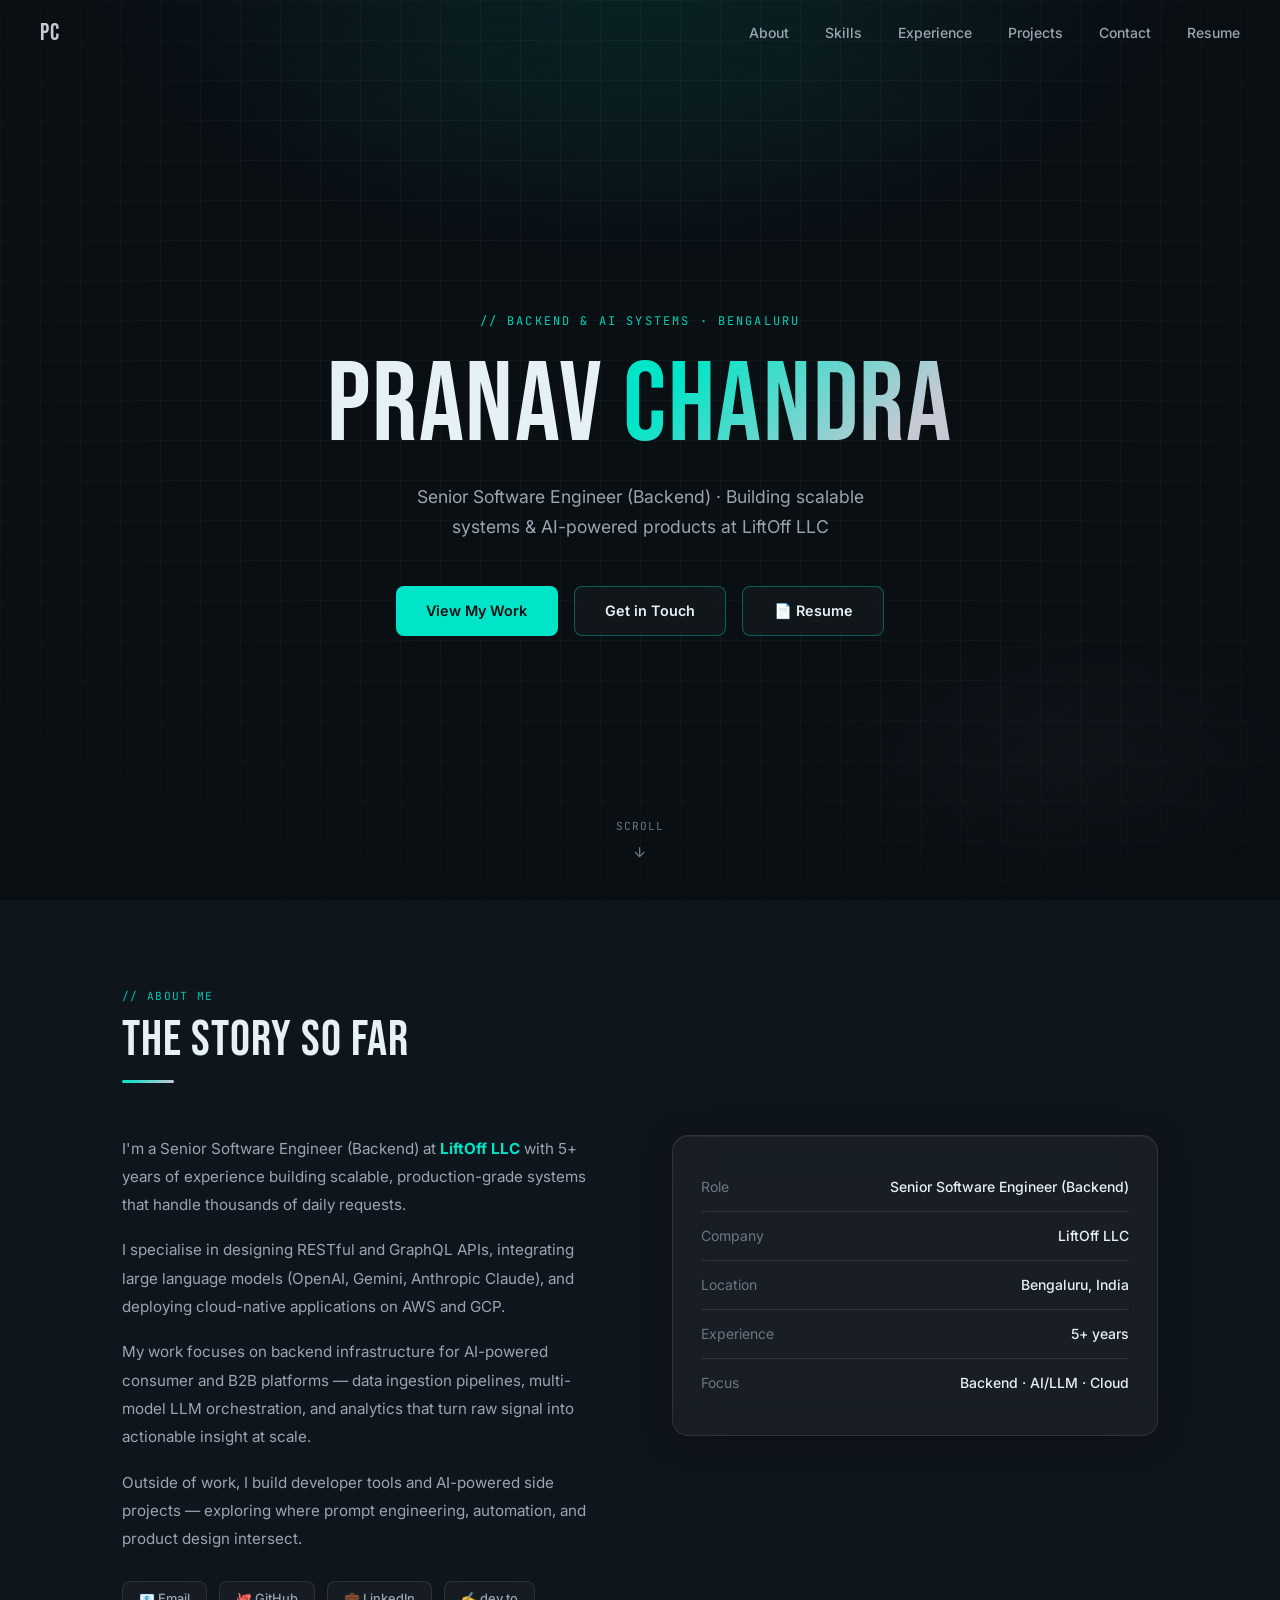
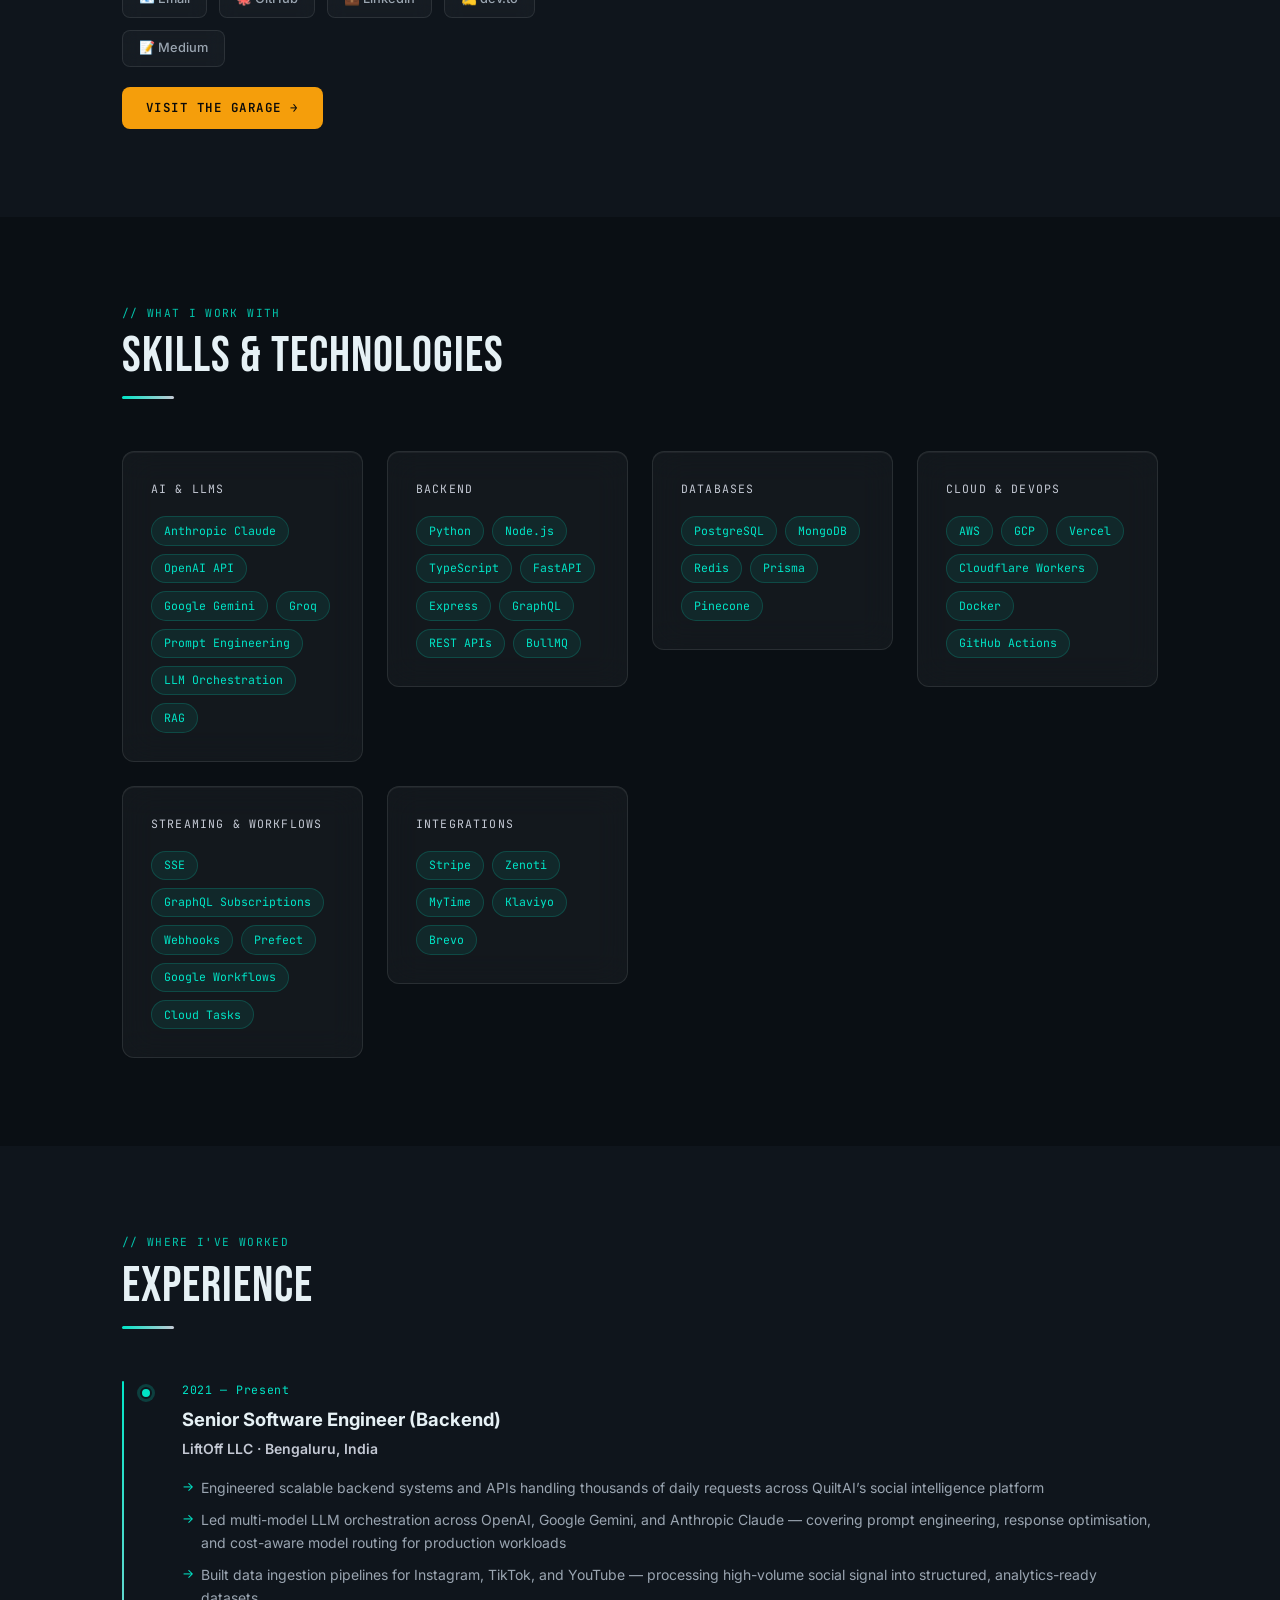
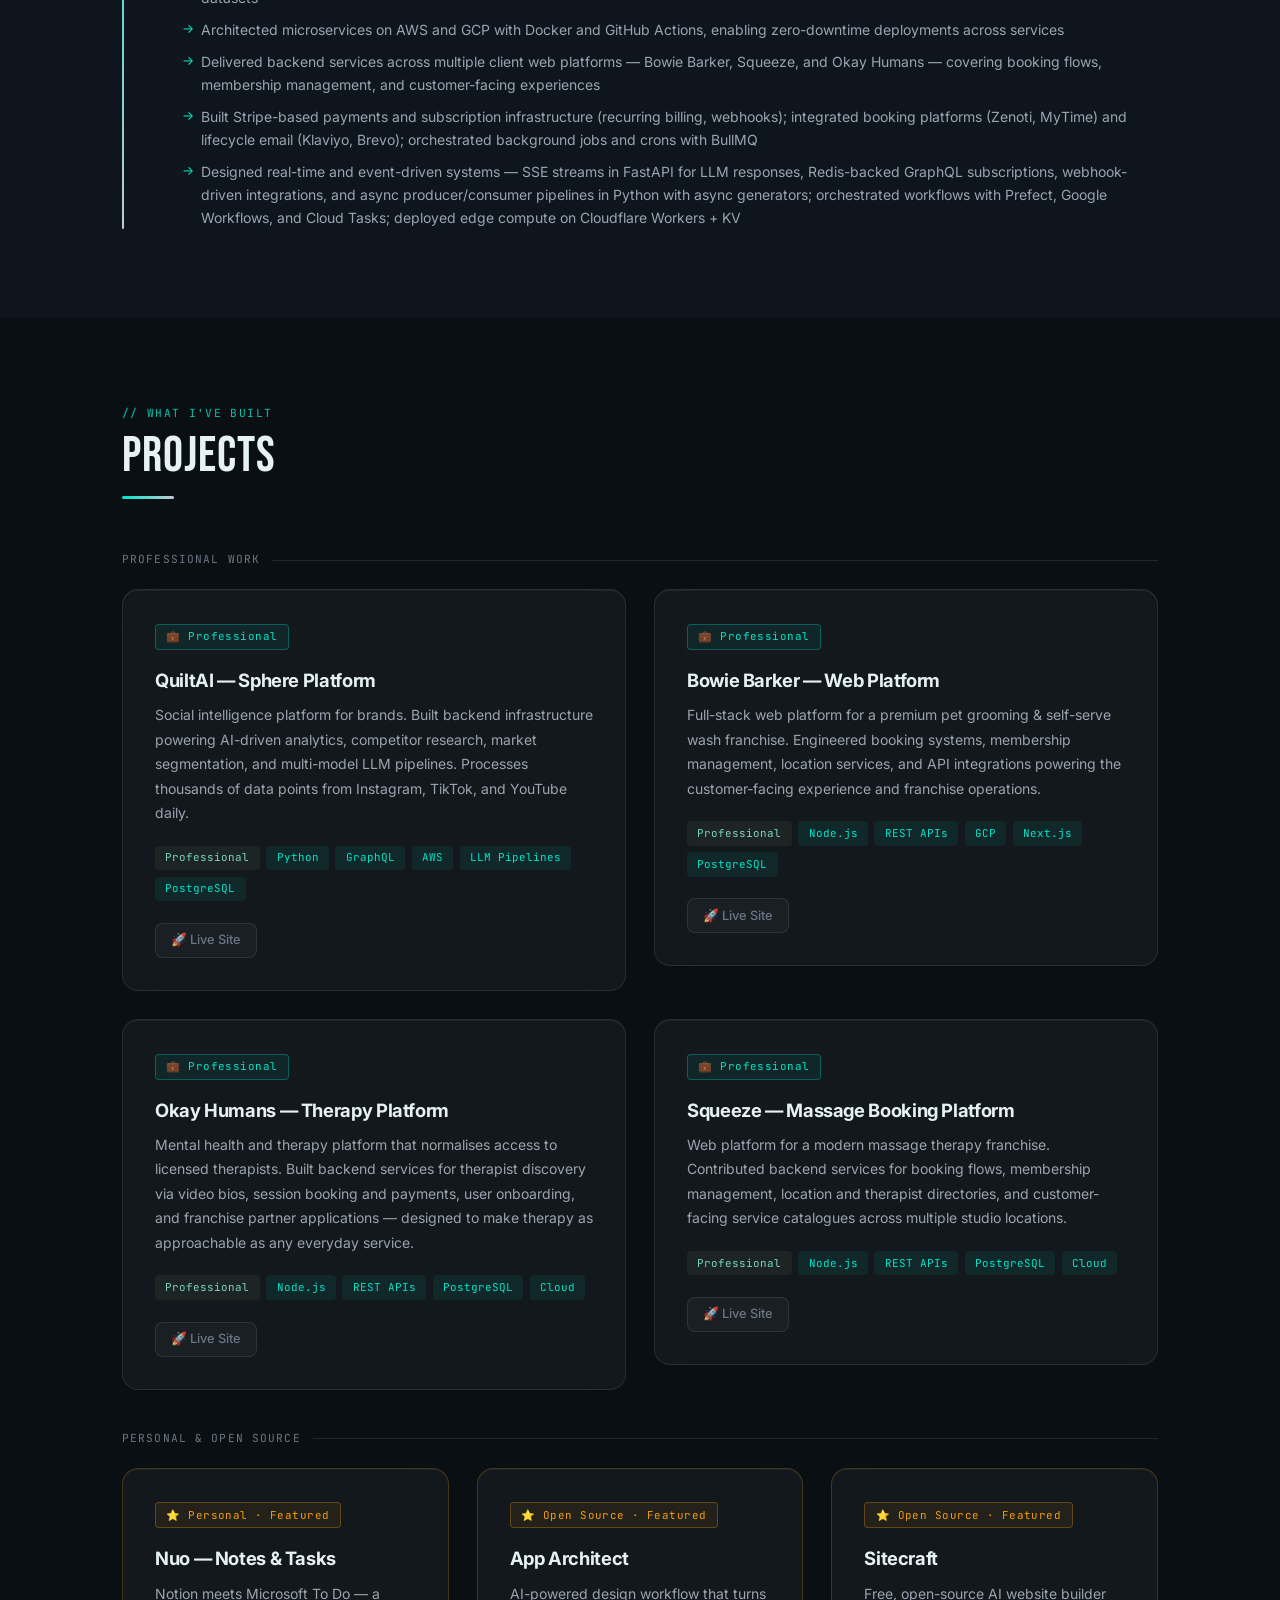
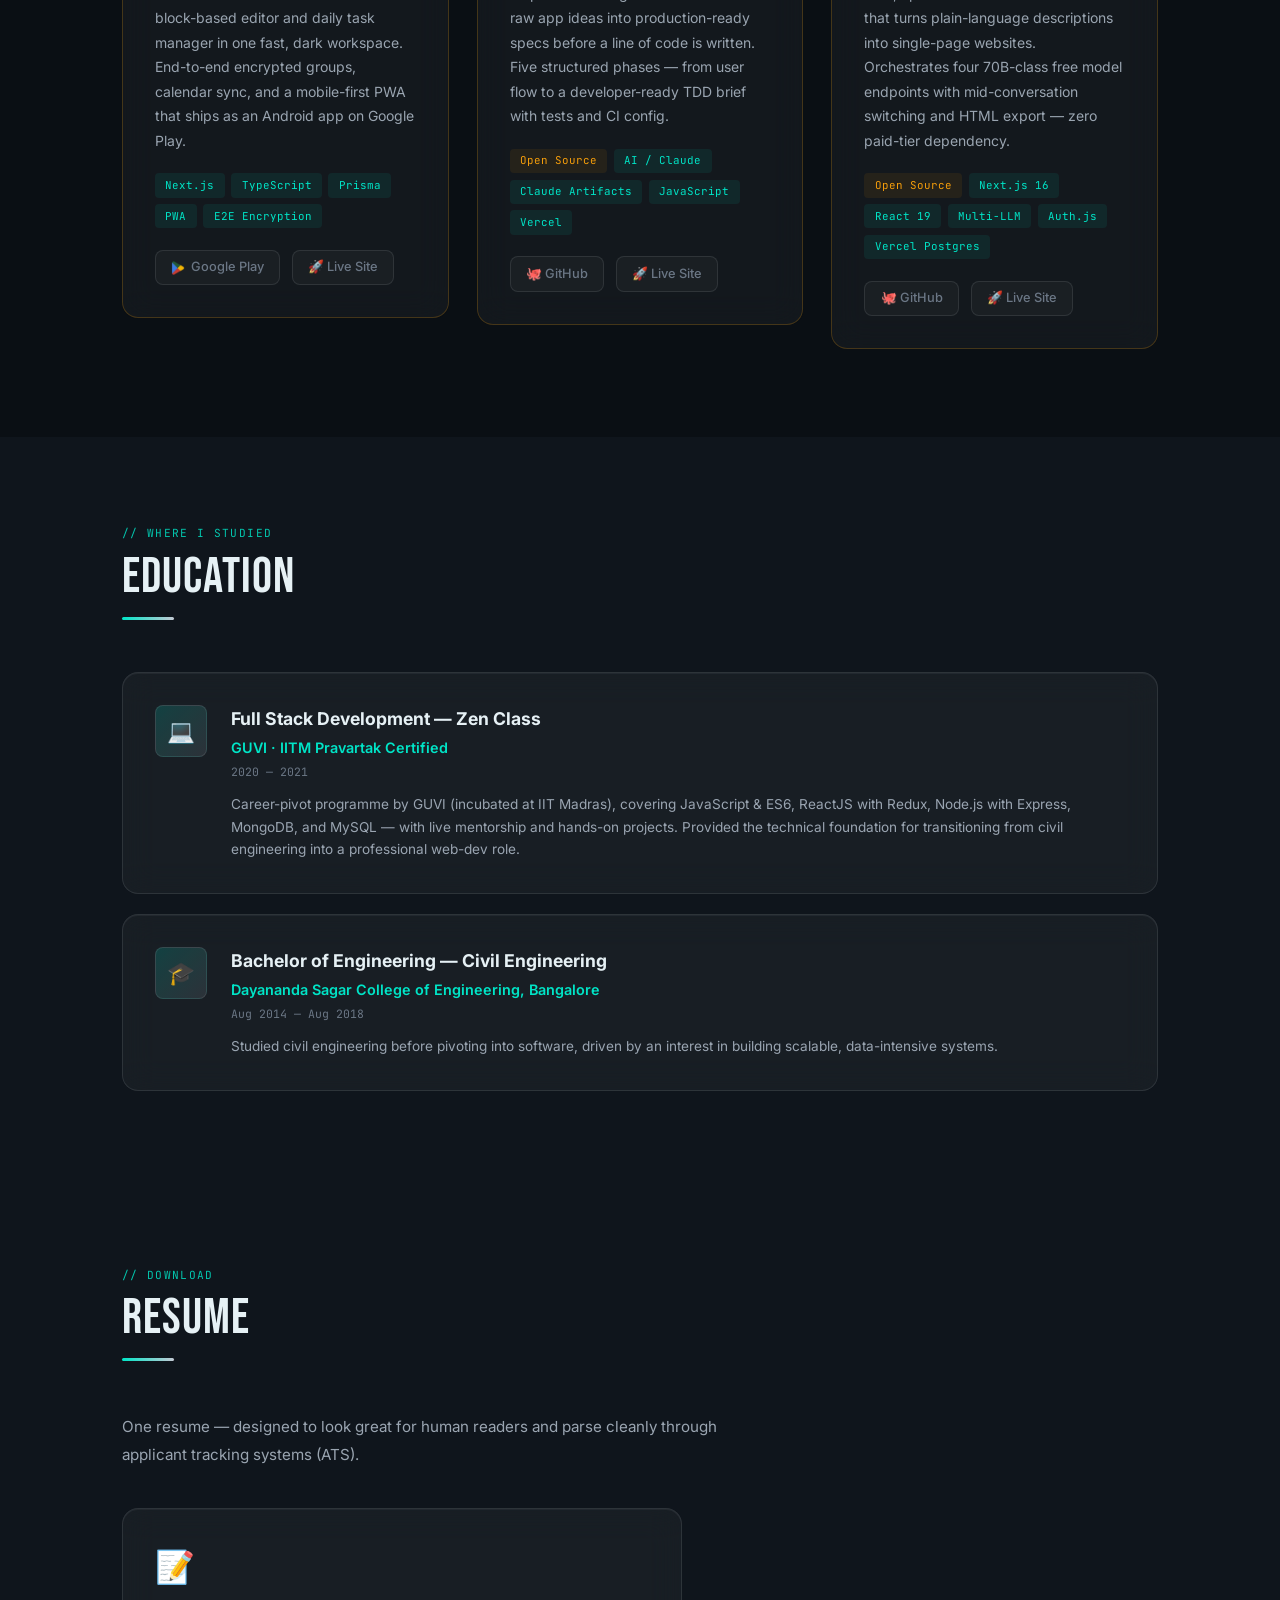
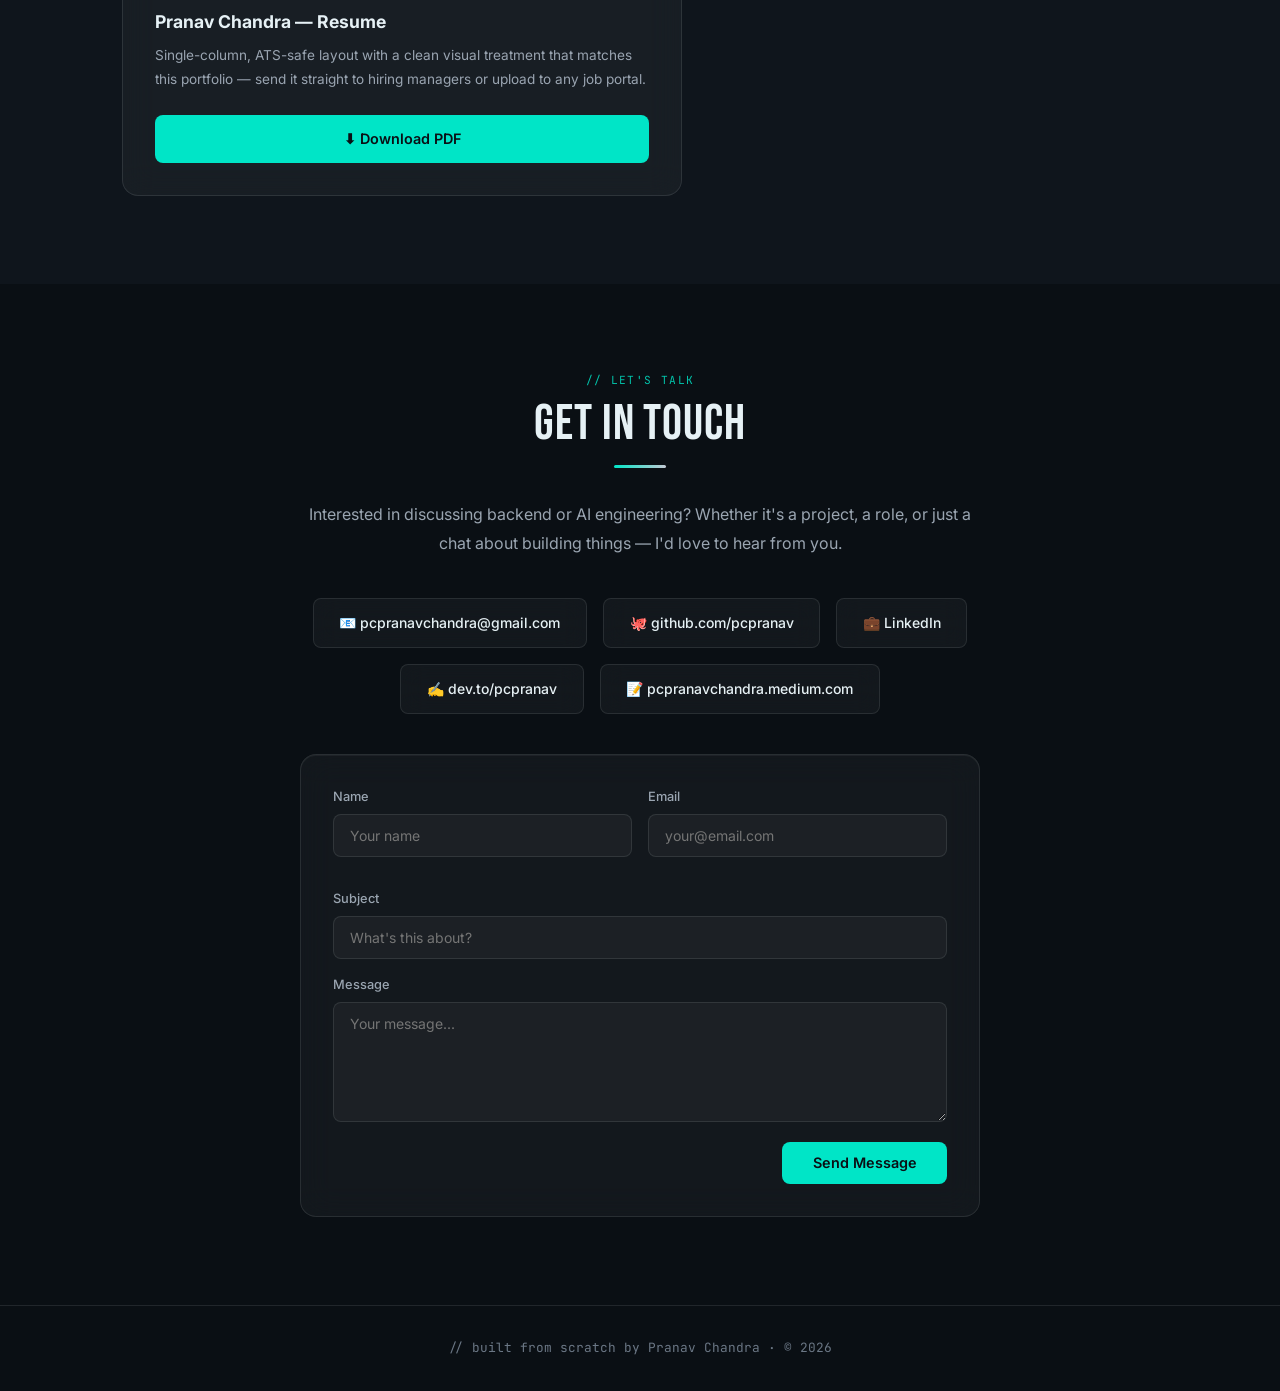
<file: index.html>
<!DOCTYPE html>
<html lang="en">
<head>
  <meta charset="UTF-8" />
  <meta name="viewport" content="width=device-width, initial-scale=1.0" />
  <title>Pranav Chandra — Senior Software Engineer (Backend)</title>

  <!-- SEO Meta -->
  <meta name="description" content="Pranav Chandra — Senior Software Engineer (Backend) with 5+ years building scalable APIs, AI-powered products, and cloud-native systems on AWS and GCP." />
  <link rel="canonical" href="https://pranavchandra-portfolio.vercel.app/" />

  <!-- Open Graph -->
  <meta property="og:type"        content="website" />
  <meta property="og:url"         content="https://pranavchandra-portfolio.vercel.app/" />
  <meta property="og:title"       content="Pranav Chandra — Senior Software Engineer (Backend)" />
  <meta property="og:description" content="Senior Software Engineer (Backend) specialising in scalable APIs, LLM integrations, and cloud-native architecture on AWS and GCP." />
  <meta property="og:image"       content="https://pranavchandra-portfolio.vercel.app/og-image.png" />

  <!-- Twitter Card -->
  <meta name="twitter:card"        content="summary_large_image" />
  <meta name="twitter:title"       content="Pranav Chandra — Senior Software Engineer (Backend)" />
  <meta name="twitter:description" content="Senior Software Engineer (Backend) specialising in scalable APIs, LLM integrations, and cloud-native architecture on AWS and GCP." />
  <meta name="twitter:image"       content="https://pranavchandra-portfolio.vercel.app/og-image.png" />

  <!-- Theme color (mobile browser chrome) -->
  <meta name="theme-color" content="#0a0f14" />

  <!-- Fonts (non-blocking) -->
  <link rel="preconnect" href="https://fonts.googleapis.com" />
  <link rel="preconnect" href="https://fonts.gstatic.com" crossorigin />
  <link rel="preload" as="style" href="https://fonts.googleapis.com/css2?family=Bebas+Neue&family=Inter:wght@400;500;600;700;800&family=JetBrains+Mono:wght@400;500&display=swap" />
  <link rel="stylesheet" href="https://fonts.googleapis.com/css2?family=Bebas+Neue&family=Inter:wght@400;500;600;700;800&family=JetBrains+Mono:wght@400;500&display=swap" media="print" onload="this.media='all'" />
  <noscript><link rel="stylesheet" href="https://fonts.googleapis.com/css2?family=Bebas+Neue&family=Inter:wght@400;500;600;700;800&family=JetBrains+Mono:wght@400;500&display=swap" /></noscript>

  <!-- Favicon (inline SVG data URI — charcoal + cyan, matches site palette) -->
  <link rel="icon" type="image/svg+xml" href="data:image/svg+xml,<svg xmlns='http://www.w3.org/2000/svg' viewBox='0 0 100 100'><rect width='100' height='100' rx='22' fill='%230a0f14'/><text x='50%25' y='52%25' text-anchor='middle' dominant-baseline='central' font-size='52' font-family='ui-monospace,Menlo,monospace' font-weight='800' fill='%2300e5c7'>PC</text></svg>" />
  <link rel="apple-touch-icon" href="data:image/svg+xml,<svg xmlns='http://www.w3.org/2000/svg' viewBox='0 0 100 100'><rect width='100' height='100' rx='22' fill='%230a0f14'/><text x='50%25' y='52%25' text-anchor='middle' dominant-baseline='central' font-size='52' font-family='ui-monospace,Menlo,monospace' font-weight='800' fill='%2300e5c7'>PC</text></svg>" />

  <!-- Stylesheet -->
  <link rel="stylesheet" href="styles.css" />

  <!-- JSON-LD Structured Data -->
  <script type="application/ld+json">
  {
    "@context": "https://schema.org",
    "@type": "Person",
    "name": "Pranav Chandra",
    "jobTitle": "Senior Software Engineer (Backend)",
    "url": "https://pranavchandra-portfolio.vercel.app/",
    "sameAs": [
      "https://github.com/pcpranav",
      "https://www.linkedin.com/in/pranav-chandra-dev/",
      "https://dev.to/pcpranav",
      "https://pcpranavchandra.medium.com/"
    ],
    "email": "mailto:pcpranavchandra@gmail.com",
    "worksFor": {
      "@type": "Organization",
      "name": "LiftOff LLC"
    },
    "alumniOf": {
      "@type": "CollegeOrUniversity",
      "name": "Dayananda Sagar College of Engineering"
    }
  }
  </script>
</head>
<body>

  <!-- Skip to main content (accessibility) -->
  <a href="#main" class="skip-link">Skip to main content</a>

  <!-- NAVBAR -->
  <nav id="navbar" aria-label="Main navigation">
    <a class="nav-logo" href="#hero" aria-label="Back to top">PC</a>

    <!-- Desktop links -->
    <ul class="nav-links" role="list">
      <li><a href="#about">About</a></li>
      <li><a href="#skills">Skills</a></li>
      <li><a href="#experience">Experience</a></li>
      <li><a href="#projects">Projects</a></li>
      <li><a href="#contact">Contact</a></li>
      <li><a href="#resume">Resume</a></li>
    </ul>

    <!-- Hamburger (mobile) -->
    <button class="nav-toggle" id="nav-toggle" aria-label="Toggle navigation menu" aria-expanded="false" aria-controls="nav-drawer">
      <span></span><span></span><span></span>
    </button>
  </nav>

  <!-- Mobile drawer -->
  <ul class="nav-drawer" id="nav-drawer" role="list" aria-label="Mobile navigation">
    <li><a href="#about">About</a></li>
    <li><a href="#skills">Skills</a></li>
    <li><a href="#experience">Experience</a></li>
    <li><a href="#projects">Projects</a></li>
    <li><a href="#contact">Contact</a></li>
    <li><a href="#resume">Resume</a></li>
  </ul>
  <div class="nav-overlay" id="nav-overlay" aria-hidden="true"></div>

  <!-- MAIN CONTENT -->
  <main id="main">

    <!-- HERO -->
    <section id="hero" aria-label="Introduction">
      <div class="hero-inner">
        <div class="hero-kicker">// backend &amp; ai systems &middot; bengaluru</div>
        <h1>Pranav <span>Chandra</span></h1>
        <p class="hero-sub">Senior Software Engineer (Backend) &middot; Building scalable systems &amp; AI-powered products at LiftOff LLC</p>
        <div class="hero-btns">
          <a href="#projects" class="btn btn-primary">View My Work</a>
          <a href="#contact" class="btn btn-outline">Get in Touch</a>
          <a href="#resume" class="btn btn-outline">&#128196; Resume</a>
        </div>
      </div>
      <div class="hero-scroll" aria-hidden="true">
        <span>scroll</span>
        <svg width="16" height="16" viewBox="0 0 24 24" fill="none" stroke="currentColor" stroke-width="2" aria-hidden="true"><path d="M12 5v14M5 12l7 7 7-7"/></svg>
      </div>
    </section>

    <!-- ABOUT -->
    <section id="about" aria-labelledby="about-heading">
      <div class="container fade-in">
        <div class="section-label">// about me</div>
        <h2 id="about-heading" class="section-title">The Story So Far</h2>
        <div class="section-line"></div>
        <div class="about-grid">
          <div class="about-text">
            <p>I'm a Senior Software Engineer (Backend) at <strong style="color:var(--blue)">LiftOff LLC</strong> with 5+ years of experience building scalable, production-grade systems that handle thousands of daily requests.</p>
            <p>I specialise in designing RESTful and GraphQL APIs, integrating large language models (OpenAI, Gemini, Anthropic Claude), and deploying cloud-native applications on AWS and GCP.</p>
            <p>My work focuses on backend infrastructure for AI-powered consumer and B2B platforms &mdash; data ingestion pipelines, multi-model LLM orchestration, and analytics that turn raw signal into actionable insight at scale.</p>
            <p>Outside of work, I build developer tools and AI-powered side projects &mdash; exploring where prompt engineering, automation, and product design intersect.</p>
            <div class="about-links">
              <a href="mailto:pcpranavchandra@gmail.com" class="about-link" aria-label="Send email">&#128231; Email</a>
              <a href="https://github.com/pcpranav" target="_blank" rel="noopener noreferrer" class="about-link" aria-label="GitHub profile">&#128025; GitHub</a>
              <a href="https://www.linkedin.com/in/pranav-chandra-dev/" target="_blank" rel="noopener noreferrer" class="about-link" aria-label="LinkedIn profile">&#128188; LinkedIn</a>
              <a href="https://dev.to/pcpranav" target="_blank" rel="noopener noreferrer" class="about-link" aria-label="dev.to profile">&#9997;&#65039; dev.to</a>
              <a href="https://pcpranavchandra.medium.com/" target="_blank" rel="noopener noreferrer" class="about-link" aria-label="Medium profile">&#128221; Medium</a>
            </div>
            <div class="about-garage-row">
              <a href="https://pranavs-garage.vercel.app/" target="_blank" rel="noopener noreferrer" class="btn-garage" aria-label="Visit Pranav's Garage — project showcase">Visit the Garage &rarr;</a>
            </div>
          </div>
          <div>
            <div class="about-info" role="list" aria-label="Quick profile info">
              <div class="info-item" role="listitem"><span class="info-key">Role</span><span class="info-val">Senior Software Engineer (Backend)</span></div>
              <div class="info-item" role="listitem"><span class="info-key">Company</span><span class="info-val">LiftOff LLC</span></div>
              <div class="info-item" role="listitem"><span class="info-key">Location</span><span class="info-val">Bengaluru, India</span></div>
              <div class="info-item" role="listitem"><span class="info-key">Experience</span><span class="info-val">5+ years</span></div>
              <div class="info-item" role="listitem"><span class="info-key">Focus</span><span class="info-val">Backend &middot; AI/LLM &middot; Cloud</span></div>
            </div>
          </div>
        </div>
      </div>
    </section>

    <!-- SKILLS -->
    <section id="skills" aria-labelledby="skills-heading">
      <div class="container fade-in">
        <div class="section-label">// what I work with</div>
        <h2 id="skills-heading" class="section-title">Skills &amp; Technologies</h2>
        <div class="section-line"></div>
        <div class="skills-grid">
          <div class="skill-cat">
            <div class="skill-cat-title">AI &amp; LLMs</div>
            <div class="skill-tags">
              <span class="skill-tag">Anthropic Claude</span>
              <span class="skill-tag">OpenAI API</span>
              <span class="skill-tag">Google Gemini</span>
              <span class="skill-tag">Groq</span>
              <span class="skill-tag">Prompt Engineering</span>
              <span class="skill-tag">LLM Orchestration</span>
              <span class="skill-tag">RAG</span>
            </div>
          </div>
          <div class="skill-cat">
            <div class="skill-cat-title">Backend</div>
            <div class="skill-tags">
              <span class="skill-tag">Python</span>
              <span class="skill-tag">Node.js</span>
              <span class="skill-tag">TypeScript</span>
              <span class="skill-tag">FastAPI</span>
              <span class="skill-tag">Express</span>
              <span class="skill-tag">GraphQL</span>
              <span class="skill-tag">REST APIs</span>
              <span class="skill-tag">BullMQ</span>
            </div>
          </div>
          <div class="skill-cat">
            <div class="skill-cat-title">Databases</div>
            <div class="skill-tags">
              <span class="skill-tag">PostgreSQL</span>
              <span class="skill-tag">MongoDB</span>
              <span class="skill-tag">Redis</span>
              <span class="skill-tag">Prisma</span>
              <span class="skill-tag">Pinecone</span>
            </div>
          </div>
          <div class="skill-cat">
            <div class="skill-cat-title">Cloud &amp; DevOps</div>
            <div class="skill-tags">
              <span class="skill-tag">AWS</span>
              <span class="skill-tag">GCP</span>
              <span class="skill-tag">Vercel</span>
              <span class="skill-tag">Cloudflare Workers</span>
              <span class="skill-tag">Docker</span>
              <span class="skill-tag">GitHub Actions</span>
            </div>
          </div>
          <div class="skill-cat">
            <div class="skill-cat-title">Streaming &amp; Workflows</div>
            <div class="skill-tags">
              <span class="skill-tag">SSE</span>
              <span class="skill-tag">GraphQL Subscriptions</span>
              <span class="skill-tag">Webhooks</span>
              <span class="skill-tag">Prefect</span>
              <span class="skill-tag">Google Workflows</span>
              <span class="skill-tag">Cloud Tasks</span>
            </div>
          </div>
          <div class="skill-cat">
            <div class="skill-cat-title">Integrations</div>
            <div class="skill-tags">
              <span class="skill-tag">Stripe</span>
              <span class="skill-tag">Zenoti</span>
              <span class="skill-tag">MyTime</span>
              <span class="skill-tag">Klaviyo</span>
              <span class="skill-tag">Brevo</span>
            </div>
          </div>
        </div>
      </div>
    </section>

    <!-- EXPERIENCE -->
    <section id="experience" aria-labelledby="experience-heading">
      <div class="container fade-in">
        <div class="section-label">// where I've worked</div>
        <h2 id="experience-heading" class="section-title">Experience</h2>
        <div class="section-line"></div>
        <div class="timeline">
          <div class="tl-item">
            <div class="tl-date">2021 &mdash; Present</div>
            <div class="tl-title">Senior Software Engineer (Backend)</div>
            <div class="tl-company">LiftOff LLC &middot; Bengaluru, India</div>
            <ul class="tl-desc" aria-label="Responsibilities">
              <li>Engineered scalable backend systems and APIs handling thousands of daily requests across QuiltAI&rsquo;s social intelligence platform</li>
              <li>Led multi-model LLM orchestration across OpenAI, Google Gemini, and Anthropic Claude &mdash; covering prompt engineering, response optimisation, and cost-aware model routing for production workloads</li>
              <li>Built data ingestion pipelines for Instagram, TikTok, and YouTube &mdash; processing high-volume social signal into structured, analytics-ready datasets</li>
              <li>Architected microservices on AWS and GCP with Docker and GitHub Actions, enabling zero-downtime deployments across services</li>
              <li>Delivered backend services across multiple client web platforms &mdash; Bowie Barker, Squeeze, and Okay Humans &mdash; covering booking flows, membership management, and customer-facing experiences</li>
              <li>Built Stripe-based payments and subscription infrastructure (recurring billing, webhooks); integrated booking platforms (Zenoti, MyTime) and lifecycle email (Klaviyo, Brevo); orchestrated background jobs and crons with BullMQ</li>
              <li>Designed real-time and event-driven systems &mdash; SSE streams in FastAPI for LLM responses, Redis-backed GraphQL subscriptions, webhook-driven integrations, and async producer/consumer pipelines in Python with async generators; orchestrated workflows with Prefect, Google Workflows, and Cloud Tasks; deployed edge compute on Cloudflare Workers + KV</li>
            </ul>
          </div>
        </div>
      </div>
    </section>

    <!-- PROJECTS -->
    <section id="projects" aria-labelledby="projects-heading">
      <div class="container fade-in">
        <div class="section-label">// what I've built</div>
        <h2 id="projects-heading" class="section-title">Projects</h2>
        <div class="section-line"></div>

        <!-- Professional work -->
        <div class="proj-sublabel">Professional Work</div>
        <div class="proj-grid work-grid">

          <article class="proj-card">
            <div class="proj-badge work">&#128188; Professional</div>
            <h3 class="proj-title">QuiltAI — Sphere Platform</h3>
              <p class="proj-desc">Social intelligence platform for brands. Built backend infrastructure powering AI-driven analytics, competitor research, market segmentation, and multi-model LLM pipelines. Processes thousands of data points from Instagram, TikTok, and YouTube daily.</p>
              <div class="proj-tech">
                <span class="tech-tag work">Professional</span>
                <span class="tech-tag">Python</span>
                <span class="tech-tag">GraphQL</span>
                <span class="tech-tag">AWS</span>
                <span class="tech-tag">LLM Pipelines</span>
                <span class="tech-tag">PostgreSQL</span>
              </div>
              <div class="proj-links">
                <a href="https://www.quilt.ai/sphere" target="_blank" rel="noopener noreferrer" class="proj-link">&#128640; Live Site</a>
              </div>
          </article>

          <article class="proj-card">
            <div class="proj-badge work">&#128188; Professional</div>
            <h3 class="proj-title">Bowie Barker — Web Platform</h3>
              <p class="proj-desc">Full-stack web platform for a premium pet grooming &amp; self-serve wash franchise. Engineered booking systems, membership management, location services, and API integrations powering the customer-facing experience and franchise operations.</p>
              <div class="proj-tech">
                <span class="tech-tag work">Professional</span>
                <span class="tech-tag">Node.js</span>
                <span class="tech-tag">REST APIs</span>
                <span class="tech-tag">GCP</span>
                <span class="tech-tag">Next.js</span>
                <span class="tech-tag">PostgreSQL</span>
              </div>
              <div class="proj-links">
                <a href="https://www.bowiebarker.com" target="_blank" rel="noopener noreferrer" class="proj-link">&#128640; Live Site</a>
              </div>
          </article>

          <article class="proj-card">
            <div class="proj-badge work">&#128188; Professional</div>
            <h3 class="proj-title">Okay Humans &mdash; Therapy Platform</h3>
              <p class="proj-desc">Mental health and therapy platform that normalises access to licensed therapists. Built backend services for therapist discovery via video bios, session booking and payments, user onboarding, and franchise partner applications &mdash; designed to make therapy as approachable as any everyday service.</p>
              <div class="proj-tech">
                <span class="tech-tag work">Professional</span>
                <span class="tech-tag">Node.js</span>
                <span class="tech-tag">REST APIs</span>
                <span class="tech-tag">PostgreSQL</span>
                <span class="tech-tag">Cloud</span>
              </div>
              <div class="proj-links">
                <a href="https://okayhuman.vercel.app/" target="_blank" rel="noopener noreferrer" class="proj-link">&#128640; Live Site</a>
              </div>
          </article>

          <article class="proj-card">
            <div class="proj-badge work">&#128188; Professional</div>
            <h3 class="proj-title">Squeeze &mdash; Massage Booking Platform</h3>
              <p class="proj-desc">Web platform for a modern massage therapy franchise. Contributed backend services for booking flows, membership management, location and therapist directories, and customer-facing service catalogues across multiple studio locations.</p>
              <div class="proj-tech">
                <span class="tech-tag work">Professional</span>
                <span class="tech-tag">Node.js</span>
                <span class="tech-tag">REST APIs</span>
                <span class="tech-tag">PostgreSQL</span>
                <span class="tech-tag">Cloud</span>
              </div>
              <div class="proj-links">
                <a href="https://www.squeezemassage.com/" target="_blank" rel="noopener noreferrer" class="proj-link">&#128640; Live Site</a>
              </div>
          </article>
        </div>

        <!-- Personal open-source -->
        <div class="proj-sublabel">Personal &amp; Open Source</div>
        <div class="proj-grid">

          <article class="proj-card featured">
            <div class="proj-badge">&#11088; Personal &middot; Featured</div>
            <h3 class="proj-title">Nuo &mdash; Notes &amp; Tasks</h3>
              <p class="proj-desc">Notion meets Microsoft To Do &mdash; a block-based editor and daily task manager in one fast, dark workspace. End-to-end encrypted groups, calendar sync, and a mobile-first PWA that ships as an Android app on Google Play.</p>
              <div class="proj-tech">
                <span class="tech-tag">Next.js</span>
                <span class="tech-tag">TypeScript</span>
                <span class="tech-tag">Prisma</span>
                <span class="tech-tag">PWA</span>
                <span class="tech-tag">E2E Encryption</span>
              </div>
              <div class="proj-links">
                <a href="https://play.google.com/store/apps/details?id=app.nuo.twa" target="_blank" rel="noopener noreferrer" class="proj-link play"><img src="assets/google-play-icon.png" alt="" class="play-glyph" width="14" height="14" /> Google Play</a>
                <a href="https://nuo-app.vercel.app/" target="_blank" rel="noopener noreferrer" class="proj-link">&#128640; Live Site</a>
              </div>
          </article>

          <article class="proj-card featured">
            <div class="proj-badge">&#11088; Open Source &middot; Featured</div>
            <h3 class="proj-title">App Architect</h3>
              <p class="proj-desc">AI-powered design workflow that turns raw app ideas into production-ready specs before a line of code is written. Five structured phases &mdash; from user flow to a developer-ready TDD brief with tests and CI config.</p>
              <div class="proj-tech">
                <span class="tech-tag os">Open Source</span>
                <span class="tech-tag">AI / Claude</span>
                <span class="tech-tag">Claude Artifacts</span>
                <span class="tech-tag">JavaScript</span>
                <span class="tech-tag">Vercel</span>
              </div>
              <div class="proj-links">
                <a href="https://github.com/pcpranav/promptcraft-io" target="_blank" rel="noopener noreferrer" class="proj-link">&#128025; GitHub</a>
                <a href="https://promptcraft-io.vercel.app/" target="_blank" rel="noopener noreferrer" class="proj-link">&#128640; Live Site</a>
              </div>
          </article>

          <article class="proj-card featured">
            <div class="proj-badge">&#11088; Open Source &middot; Featured</div>
            <h3 class="proj-title">Sitecraft</h3>
              <p class="proj-desc">Free, open-source AI website builder that turns plain-language descriptions into single-page websites. Orchestrates four 70B-class free model endpoints with mid-conversation switching and HTML export &mdash; zero paid-tier dependency.</p>
              <div class="proj-tech">
                <span class="tech-tag os">Open Source</span>
                <span class="tech-tag">Next.js 16</span>
                <span class="tech-tag">React 19</span>
                <span class="tech-tag">Multi-LLM</span>
                <span class="tech-tag">Auth.js</span>
                <span class="tech-tag">Vercel Postgres</span>
              </div>
              <div class="proj-links">
                <a href="https://github.com/pcpranav/sitecraft" target="_blank" rel="noopener noreferrer" class="proj-link">&#128025; GitHub</a>
                <a href="https://wiz-craft.vercel.app/" target="_blank" rel="noopener noreferrer" class="proj-link">&#128640; Live Site</a>
              </div>
          </article>

        </div>
      </div>
    </section>

    <!-- EDUCATION -->
    <section id="education" aria-labelledby="education-heading">
      <div class="container fade-in">
        <div class="section-label">// where I studied</div>
        <h2 id="education-heading" class="section-title">Education</h2>
        <div class="section-line"></div>
        <div class="edu-card">
          <div class="edu-icon" aria-hidden="true">&#128187;</div>
          <div>
            <div class="edu-degree">Full Stack Development &mdash; Zen Class</div>
            <div class="edu-school">GUVI &middot; IITM Pravartak Certified</div>
            <div class="edu-date">2020 &mdash; 2021</div>
            <p class="edu-note">Career-pivot programme by GUVI (incubated at IIT Madras), covering JavaScript &amp; ES6, ReactJS with Redux, Node.js with Express, MongoDB, and MySQL &mdash; with live mentorship and hands-on projects. Provided the technical foundation for transitioning from civil engineering into a professional web-dev role.</p>
          </div>
        </div>
        <div class="edu-card">
          <div class="edu-icon" aria-hidden="true">&#127891;</div>
          <div>
            <div class="edu-degree">Bachelor of Engineering &mdash; Civil Engineering</div>
            <div class="edu-school">Dayananda Sagar College of Engineering, Bangalore</div>
            <div class="edu-date">Aug 2014 &mdash; Aug 2018</div>
            <p class="edu-note">Studied civil engineering before pivoting into software, driven by an interest in building scalable, data-intensive systems.</p>
          </div>
        </div>
      </div>
    </section>

    <!-- RESUME -->
    <section id="resume" aria-labelledby="resume-heading">
      <div class="container fade-in">
        <div class="section-label">// download</div>
        <h2 id="resume-heading" class="section-title">Resume</h2>
        <div class="section-line"></div>
        <p class="resume-desc">One resume &mdash; designed to look great for human readers and parse cleanly through applicant tracking systems (ATS).</p>
        <div class="resume-grid">
          <div class="resume-card">
            <div class="resume-icon" aria-hidden="true">&#128221;</div>
            <h3 class="resume-card-title">Pranav Chandra &mdash; Resume</h3>
            <p class="resume-card-desc">Single-column, ATS-safe layout with a clean visual treatment that matches this portfolio &mdash; send it straight to hiring managers or upload to any job portal.</p>
            <a href="resume/Pranav_Chandra_Resume.pdf" download class="btn btn-primary resume-btn">&#11015; Download PDF</a>
          </div>
        </div>
      </div>
    </section>

    <!-- CONTACT -->
    <section id="contact" aria-labelledby="contact-heading">
      <div class="container fade-in">
        <div class="contact-inner">
          <div class="section-label" style="text-align:center">// let's talk</div>
          <h2 id="contact-heading" class="section-title">Get in Touch</h2>
          <div class="section-line" style="margin: 1rem auto 2rem"></div>
          <p class="contact-desc">Interested in discussing backend or AI engineering? Whether it's a project, a role, or just a chat about building things &mdash; I'd love to hear from you.</p>
          <div class="contact-links">
            <a href="mailto:pcpranavchandra@gmail.com" class="contact-link" aria-label="Send email">&#128231; pcpranavchandra@gmail.com</a>
            <a href="https://github.com/pcpranav" target="_blank" rel="noopener noreferrer" class="contact-link" aria-label="GitHub profile">&#128025; github.com/pcpranav</a>
            <a href="https://www.linkedin.com/in/pranav-chandra-dev/" target="_blank" rel="noopener noreferrer" class="contact-link" aria-label="LinkedIn profile">&#128188; LinkedIn</a>
            <a href="https://dev.to/pcpranav" target="_blank" rel="noopener noreferrer" class="contact-link" aria-label="dev.to profile">&#9997;&#65039; dev.to/pcpranav</a>
            <a href="https://pcpranavchandra.medium.com/" target="_blank" rel="noopener noreferrer" class="contact-link" aria-label="Medium profile">&#128221; pcpranavchandra.medium.com</a>
          </div>

          <!-- Web3Forms contact form -->
          <form
            id="contact-form"
            class="contact-form"
            method="POST"
            novalidate
          >
            <input type="hidden" name="access_key" value="11d41352-30a4-4c76-a31f-69e8fc9e99a6" />
            <input type="hidden" name="from_name" value="Pranav Chandra Portfolio" />
            <input type="checkbox" name="botcheck" style="display:none" tabindex="-1" autocomplete="off" />
            <div class="form-row">
              <div class="form-group">
                <label for="contact-name">Name</label>
                <input id="contact-name" type="text" name="name" placeholder="Your name" required autocomplete="name" />
              </div>
              <div class="form-group">
                <label for="contact-email">Email</label>
                <input id="contact-email" type="email" name="email" placeholder="your@email.com" required autocomplete="email" />
              </div>
            </div>
            <div class="form-group">
              <label for="contact-subject">Subject</label>
              <input id="contact-subject" type="text" name="subject" placeholder="What's this about?" required />
            </div>
            <div class="form-group">
              <label for="contact-message">Message</label>
              <textarea id="contact-message" name="message" placeholder="Your message..." required></textarea>
            </div>
            <div class="form-submit">
              <button type="submit" class="btn btn-primary">Send Message</button>
            </div>
          </form>
          <div id="form-success" style="display:none; margin-top:1.5rem; padding:1rem 1.5rem; background:rgba(34,197,94,0.1); border:1px solid rgba(34,197,94,0.3); border-radius:8px; color:#22c55e; font-size:0.9rem;">
            &#10003; Message sent! I'll get back to you soon.
          </div>
          <div id="form-error" style="display:none; margin-top:1.5rem; padding:1rem 1.5rem; background:rgba(248,113,113,0.1); border:1px solid rgba(248,113,113,0.3); border-radius:8px; color:#f87171; font-size:0.9rem;">
            &#9888; Couldn't send. Please email <a href="mailto:pcpranavchandra@gmail.com" style="color:#f87171; text-decoration:underline;">pcpranavchandra@gmail.com</a> directly.
          </div>
        </div>
      </div>
    </section>

  </main>

  <!-- FOOTER -->
  <footer>
    <p>// built from scratch by Pranav Chandra &middot; &copy; 2026</p>
  </footer>

  <!-- Deferred JS -->
  <script src="script.js" defer></script>

</body>
</html>
</file>
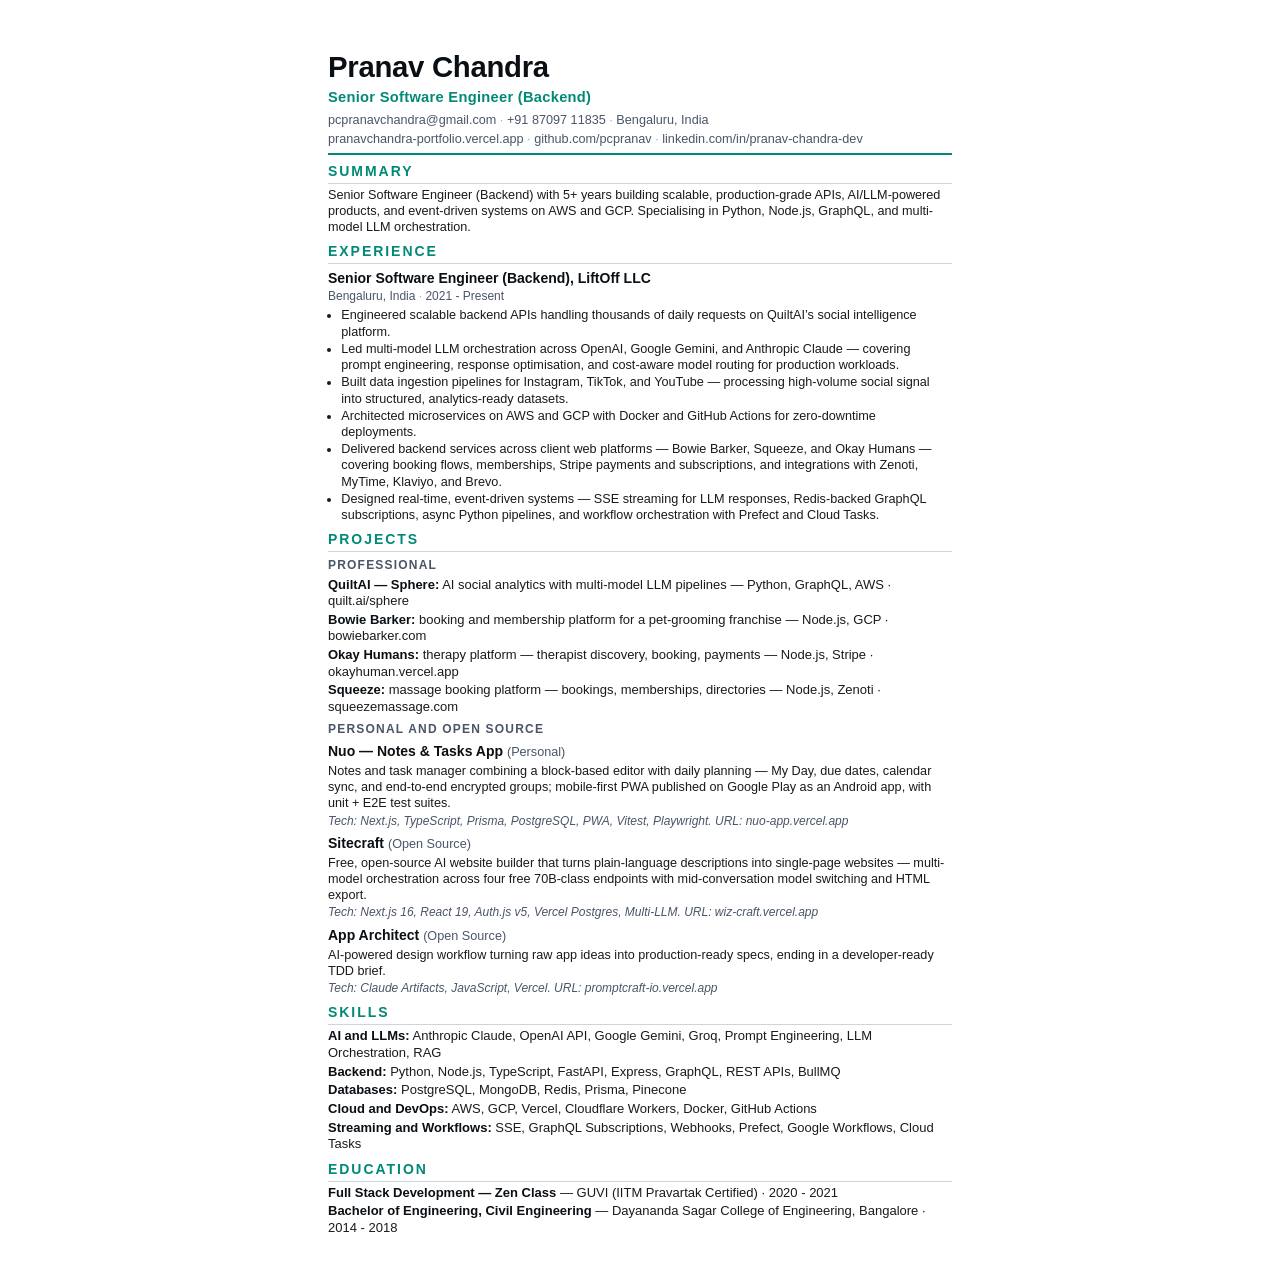
<file: resume/resume.html>
<!DOCTYPE html>
<html lang="en">
<head>
<meta charset="UTF-8">
<title>Pranav Chandra — Resume</title>
<style>
  /*
    Designed to be BOTH visually polished AND ATS-compatible.
    - Single column, linear reading order (no tables, columns, text boxes)
    - Standard section names: Summary, Experience, Projects, Skills, Education
    - Real <h1>/<h2>/<h3> + <ul>/<li> for parser clarity
    - Web-safe Arial fallback first in font stack
    - Selectable text (no text-as-image)
  */
  @page { size: Letter; margin: 0.5in; }
  * { box-sizing: border-box; margin: 0; padding: 0; }
  html, body {
    font-family: Arial, 'Helvetica Neue', Helvetica, sans-serif;
    color: #1a1a1a;
    font-size: 9.5pt;
    line-height: 1.28;
    -webkit-print-color-adjust: exact;
    print-color-adjust: exact;
  }
  body { max-width: 7.5in; margin: 0 auto; padding: 0.5in; background: #fff; }
  @media print { body { padding: 0; max-width: none; } }

  /* Header */
  header { padding-bottom: 6px; border-bottom: 2px solid #008a75; margin-bottom: 3px; }
  h1 {
    font-size: 22pt; font-weight: 700; letter-spacing: -0.01em;
    color: #0a0f14;
  }
  .role { font-size: 11pt; color: #008a75; font-weight: 600; margin-top: 2px; letter-spacing: 0.02em; }
  .contact { font-size: 9.5pt; color: #4a5568; margin-top: 6px; }
  .contact a { color: #4a5568; text-decoration: none; }
  .contact .sep { color: #a0aec0; }
  .contact-row { margin-top: 2px; }

  /* Section headings */
  h2 {
    font-size: 10.5pt; font-weight: 700; letter-spacing: 0.14em; text-transform: uppercase;
    color: #008a75; margin-top: 8px; margin-bottom: 3px;
    padding-bottom: 2px; border-bottom: 1px solid #cbd5e0;
  }

  /* Job / project blocks */
  h3 { font-size: 10.5pt; font-weight: 700; color: #0a0f14; margin-top: 6px; }
  h3 .ghost { font-weight: 500; color: #4a5568; font-size: 9.5pt; }
  .meta { font-size: 9pt; color: #4a5568; margin-top: 1px; margin-bottom: 3px; }
  .meta .sep { color: #a0aec0; }
  p { margin-top: 2px; }
  ul { margin: 3px 0 0 1.05rem; }
  li { margin-top: 1px; }
  .tech { font-size: 9pt; color: #4a5568; margin-top: 2px; font-style: italic; }

  /* Skills — linear key/value rows (single column, ATS-safe) */
  .skills-block { margin-top: 3px; font-size: 9.75pt; }
  .skills-block div { margin-top: 2px; }
  .skills-block b { color: #0a0f14; font-weight: 700; }

  .proj + .proj { margin-top: 4px; }
  .proj { page-break-inside: avoid; break-inside: avoid; }
  h3 { page-break-after: avoid; break-after: avoid; }
  .subhead {
    font-size: 9pt; font-weight: 700; letter-spacing: 0.1em; text-transform: uppercase;
    color: #4a5568; margin-top: 6px; margin-bottom: 2px;
  }
</style>
</head>
<body>

<header>
  <h1>Pranav Chandra</h1>
  <div class="role">Senior Software Engineer (Backend)</div>
  <div class="contact">
    <div>pcpranavchandra@gmail.com <span class="sep">·</span> +91 87097 11835 <span class="sep">·</span> Bengaluru, India</div>
    <div class="contact-row">
      pranavchandra-portfolio.vercel.app <span class="sep">·</span>
      github.com/pcpranav <span class="sep">·</span>
      linkedin.com/in/pranav-chandra-dev
    </div>
  </div>
</header>

<h2>Summary</h2>
<p>Senior Software Engineer (Backend) with 5+ years building scalable, production-grade APIs, AI/LLM-powered products, and event-driven systems on AWS and GCP. Specialising in Python, Node.js, GraphQL, and multi-model LLM orchestration.</p>

<h2>Experience</h2>
<h3>Senior Software Engineer (Backend), LiftOff LLC</h3>
<div class="meta">Bengaluru, India <span class="sep">·</span> 2021 - Present</div>
<ul>
  <li>Engineered scalable backend APIs handling thousands of daily requests on QuiltAI&rsquo;s social intelligence platform.</li>
  <li>Led multi-model LLM orchestration across OpenAI, Google Gemini, and Anthropic Claude — covering prompt engineering, response optimisation, and cost-aware model routing for production workloads.</li>
  <li>Built data ingestion pipelines for Instagram, TikTok, and YouTube — processing high-volume social signal into structured, analytics-ready datasets.</li>
  <li>Architected microservices on AWS and GCP with Docker and GitHub Actions for zero-downtime deployments.</li>
  <li>Delivered backend services across client web platforms — Bowie Barker, Squeeze, and Okay Humans — covering booking flows, memberships, Stripe payments and subscriptions, and integrations with Zenoti, MyTime, Klaviyo, and Brevo.</li>
  <li>Designed real-time, event-driven systems — SSE streaming for LLM responses, Redis-backed GraphQL subscriptions, async Python pipelines, and workflow orchestration with Prefect and Cloud Tasks.</li>
</ul>

<h2>Projects</h2>

<div class="subhead">Professional</div>
<div class="skills-block">
  <div><b>QuiltAI — Sphere:</b> AI social analytics with multi-model LLM pipelines — Python, GraphQL, AWS · quilt.ai/sphere</div>
  <div><b>Bowie Barker:</b> booking and membership platform for a pet-grooming franchise — Node.js, GCP · bowiebarker.com</div>
  <div><b>Okay Humans:</b> therapy platform — therapist discovery, booking, payments — Node.js, Stripe · okayhuman.vercel.app</div>
  <div><b>Squeeze:</b> massage booking platform — bookings, memberships, directories — Node.js, Zenoti · squeezemassage.com</div>
</div>

<div class="subhead">Personal and Open Source</div>

<div class="proj">
  <h3>Nuo — Notes &amp; Tasks App <span class="ghost">(Personal)</span></h3>
  <p>Notes and task manager combining a block-based editor with daily planning — My Day, due dates, calendar sync, and <span style="white-space:nowrap">end-to-end</span> encrypted groups; mobile-first PWA published on Google Play as an Android app, with unit + E2E test suites.</p>
  <div class="tech">Tech: Next.js, TypeScript, Prisma, PostgreSQL, PWA, Vitest, Playwright. URL: nuo-app.vercel.app</div>
</div>

<div class="proj">
  <h3>Sitecraft <span class="ghost">(Open Source)</span></h3>
  <p>Free, open-source AI website builder that turns plain-language descriptions into single-page websites — multi-model orchestration across four free 70B-class endpoints with mid-conversation model switching and HTML export.</p>
  <div class="tech">Tech: Next.js 16, React 19, Auth.js v5, Vercel Postgres, Multi-LLM. URL: wiz-craft.vercel.app</div>
</div>

<div class="proj">
  <h3>App Architect <span class="ghost">(Open Source)</span></h3>
  <p>AI-powered design workflow turning raw app ideas into production-ready specs, ending in a developer-ready TDD brief.</p>
  <div class="tech">Tech: Claude Artifacts, JavaScript, Vercel. URL: promptcraft-io.vercel.app</div>
</div>

<h2>Skills</h2>
<div class="skills-block">
  <div><b>AI and LLMs:</b> Anthropic Claude, OpenAI API, Google Gemini, Groq, Prompt Engineering, LLM Orchestration, RAG</div>
  <div><b>Backend:</b> Python, Node.js, TypeScript, FastAPI, Express, GraphQL, REST APIs, BullMQ</div>
  <div><b>Databases:</b> PostgreSQL, MongoDB, Redis, Prisma, Pinecone</div>
  <div><b>Cloud and DevOps:</b> AWS, GCP, Vercel, Cloudflare Workers, Docker, GitHub Actions</div>
  <div><b>Streaming and Workflows:</b> SSE, GraphQL Subscriptions, Webhooks, Prefect, Google Workflows, Cloud Tasks</div>
</div>

<h2>Education</h2>
<div class="skills-block">
  <div><b>Full Stack Development — Zen Class</b> — GUVI (IITM Pravartak Certified) · 2020 - 2021</div>
  <div><b>Bachelor of Engineering, Civil Engineering</b> — Dayananda Sagar College of Engineering, Bangalore · 2014 - 2018</div>
</div>

</body>
</html>
</file>
<file: styles.css>
/* ================================================================
   PRANAV CHANDRA — PORTFOLIO | styles.css
   Professional glassmorphism dark theme
   ================================================================ */

/* ------ RESET & BASE ------ */
*, *::before, *::after { box-sizing: border-box; margin: 0; padding: 0; }

:root {
  --bg:        #0a0f14;
  --bg2:       #0f151c;
  --card:      rgba(255, 255, 255, 0.04);
  --glass:     rgba(255, 255, 255, 0.03);
  --border:    rgba(230, 241, 245, 0.1);
  --border-b:  rgba(0, 229, 199, 0.35);
  --blue:      #00e5c7;
  --blue-dim:  rgba(0, 229, 199, 0.12);
  --gold:      #c4c9d4;
  --gold-dim:  rgba(196, 201, 212, 0.1);
  --green:     #7dd3c0;
  --text:      #e6f1f5;
  --muted:     #6b7785;
  --sub:       #9aa5b1;
  --amber:     #F59E0B;
  --amber-dim: rgba(245, 158, 11, 0.1);
  --font:      'Inter', sans-serif;
  --mono:      'JetBrains Mono', monospace;
  --display:   'Bebas Neue', 'Inter', sans-serif;
  --r-sm: 8px; --r-md: 12px; --r-lg: 16px;
}

html { scroll-behavior: smooth; }

body {
  font-family: var(--font);
  background: var(--bg);
  color: var(--text);
  line-height: 1.6;
  -webkit-font-smoothing: antialiased;
  overflow-x: hidden;
}

a { color: var(--blue); text-decoration: none; transition: color 0.2s; }
a:hover { color: var(--gold); }

/* ------ SKIP LINK ------ */
.skip-link {
  position: absolute; top: -100px; left: 1rem;
  background: var(--blue); color: #fff;
  padding: 0.5rem 1rem; border-radius: var(--r-sm);
  font-weight: 600; z-index: 9999; transition: top 0.2s;
}
.skip-link:focus { top: 1rem; }

/* ------ NAVBAR ------ */
#navbar {
  position: fixed; top: 0; left: 0; right: 0; z-index: 200;
  display: flex; align-items: center; justify-content: space-between;
  padding: 1.25rem 2.5rem;
  transition: all 0.35s ease;
}
#navbar.scrolled {
  background: rgba(10, 15, 20, 0.88);
  backdrop-filter: blur(24px);
  -webkit-backdrop-filter: blur(24px);
  border-bottom: 1px solid var(--border);
  padding: 0.875rem 2.5rem;
  box-shadow: 0 4px 40px rgba(0, 0, 0, 0.35);
}
.nav-logo {
  font-weight: 400; font-size: 1.5rem; color: var(--gold);
  letter-spacing: 0.06em; font-family: var(--display);
  text-decoration: none; transition: color 0.2s; line-height: 1;
}
.nav-logo:hover { color: var(--blue); }
.nav-links { display: flex; gap: 2.25rem; list-style: none; }
.nav-links a {
  color: var(--sub); font-size: 0.875rem; font-weight: 500;
  position: relative; padding-bottom: 2px;
}
.nav-links a::after {
  content: ''; position: absolute; bottom: -2px; left: 0; right: 100%;
  height: 1px; background: var(--blue); transition: right 0.25s;
}
.nav-links a:hover,
.nav-links a.active { color: var(--text); }
.nav-links a:hover::after,
.nav-links a.active::after { right: 0; }

/* Hamburger button */
.nav-toggle {
  display: none; flex-direction: column; justify-content: center;
  gap: 5px; width: 32px; height: 32px;
  cursor: pointer; background: none; border: none; padding: 4px; z-index: 201;
}
.nav-toggle span { display: block; height: 2px; background: var(--text); border-radius: 2px; transition: all 0.3s; }
.nav-toggle.open span:nth-child(1) { transform: translateY(7px) rotate(45deg); }
.nav-toggle.open span:nth-child(2) { opacity: 0; }
.nav-toggle.open span:nth-child(3) { transform: translateY(-7px) rotate(-45deg); }

/* Mobile nav drawer */
.nav-drawer {
  position: fixed; top: 0; right: -100%; bottom: 0;
  width: min(320px, 85vw);
  background: rgba(10, 15, 20, 0.97);
  backdrop-filter: blur(24px); -webkit-backdrop-filter: blur(24px);
  border-left: 1px solid var(--border); z-index: 199;
  display: flex; flex-direction: column;
  justify-content: center; align-items: center; gap: 2.5rem;
  transition: right 0.35s cubic-bezier(0.4, 0, 0.2, 1);
  list-style: none;
}
.nav-drawer.open { right: 0; }
.nav-drawer li a { font-size: 1.2rem; font-weight: 600; color: var(--sub); }
.nav-drawer li a:hover { color: var(--text); }

.nav-overlay {
  position: fixed; inset: 0; background: rgba(0, 0, 0, 0.55);
  z-index: 198; opacity: 0; pointer-events: none; transition: opacity 0.3s;
}
.nav-overlay.open { opacity: 1; pointer-events: all; }

/* ------ HERO ------ */
#hero {
  min-height: 100vh; display: flex; align-items: center;
  justify-content: center; text-align: center;
  padding: 8rem 2rem 5rem; position: relative; overflow: hidden;
}
#hero::before {
  content: ''; position: absolute; inset: 0; pointer-events: none;
  background:
    radial-gradient(ellipse 70% 55% at 50% -5%, rgba(0,229,199,0.12) 0%, transparent 62%),
    radial-gradient(ellipse 40% 30% at 85% 85%, rgba(196,201,212,0.05) 0%, transparent 55%),
    linear-gradient(rgba(230,241,245,0.03) 1px, transparent 1px),
    linear-gradient(90deg, rgba(230,241,245,0.03) 1px, transparent 1px);
  background-size: 100% 100%, 100% 100%, 40px 40px, 40px 40px;
  -webkit-mask-image: radial-gradient(ellipse 90% 80% at 50% 40%, #000 40%, transparent 100%);
  mask-image: radial-gradient(ellipse 90% 80% at 50% 40%, #000 40%, transparent 100%);
}
.hero-inner { position: relative; z-index: 1; max-width: 720px; }

.hero-kicker {
  font-family: var(--mono); font-size: 0.75rem; color: var(--blue);
  letter-spacing: 0.18em; text-transform: uppercase; margin-bottom: 1.5rem; opacity: 0.9;
}

h1 {
  font-family: var(--display);
  font-size: clamp(3.8rem, 11vw, 7rem);
  font-weight: 400; letter-spacing: 0.015em; line-height: 0.92;
  text-transform: uppercase; margin-bottom: 1.5rem;
}
h1 span {
  background: linear-gradient(135deg, var(--blue) 20%, var(--gold) 80%);
  -webkit-background-clip: text; -webkit-text-fill-color: transparent; background-clip: text;
}

.hero-sub {
  font-size: 1.1rem; color: var(--sub); max-width: 580px;
  margin: 0 auto 2.75rem; font-weight: 400; line-height: 1.7;
  text-wrap: balance;
}
.hero-btns { display: flex; gap: 1rem; justify-content: center; flex-wrap: wrap; }

.hero-scroll {
  position: absolute; bottom: 2.5rem; left: 50%; transform: translateX(-50%);
  display: flex; flex-direction: column; align-items: center; gap: 0.5rem;
  color: var(--muted); font-size: 0.7rem; font-family: var(--mono);
  letter-spacing: 0.1em; text-transform: uppercase;
  animation: bounce 2.5s ease-in-out infinite; transition: opacity 0.4s;
}
.hero-scroll.hidden { opacity: 0; pointer-events: none; }

@keyframes bounce {
  0%, 100% { transform: translateX(-50%) translateY(0); }
  50% { transform: translateX(-50%) translateY(-7px); }
}

/* ------ BUTTONS ------ */
.btn {
  display: inline-flex; align-items: center; gap: 0.4rem;
  padding: 0.8rem 1.9rem; border-radius: var(--r-sm);
  font-weight: 600; font-size: 0.9rem; transition: all 0.22s;
  cursor: pointer; border: none; white-space: nowrap; font-family: var(--font);
}
.btn-primary { background: var(--blue); color: #0a0f14; }
.btn-primary:hover {
  background: #2affe0; transform: translateY(-2px);
  box-shadow: 0 8px 28px rgba(0,229,199,0.3); color: #0a0f14;
}
.btn-outline {
  background: var(--glass); color: var(--text);
  border: 1px solid var(--border-b); backdrop-filter: blur(8px);
}
.btn-outline:hover {
  background: var(--blue-dim); border-color: var(--blue);
  color: var(--blue); transform: translateY(-2px);
}
.btn-garage {
  display: inline-flex; align-items: center; gap: 0.4rem;
  padding: 0.7rem 1.5rem; border-radius: var(--r-sm);
  font-family: var(--mono); font-size: 0.78rem; font-weight: 600;
  letter-spacing: 0.12em; text-transform: uppercase;
  background: #F59E0B; color: #0a0a0a;
  transition: background 0.22s, transform 0.22s, box-shadow 0.22s;
  white-space: nowrap; border: none; cursor: pointer;
}
.btn-garage:hover {
  background: #fbbf24; transform: translateY(-2px);
  box-shadow: 0 8px 24px rgba(245,158,11,0.25); color: #0a0a0a;
}
.about-garage-row { margin-top: 1.25rem; }

/* ------ SECTIONS ------ */
section { padding: 5.5rem 0; }
.container { max-width: 1100px; margin: 0 auto; padding: 0 2rem; }

.section-label {
  font-family: var(--mono); font-size: 0.7rem; color: var(--blue);
  letter-spacing: 0.12em; text-transform: uppercase; margin-bottom: 0.6rem; opacity: 0.85;
}
.section-title {
  font-family: var(--display);
  font-size: clamp(2.2rem, 4.5vw, 3.1rem); font-weight: 400;
  letter-spacing: 0.02em; text-transform: uppercase; line-height: 1;
  margin-bottom: 0.9rem;
}
.section-line {
  width: 52px; height: 3px;
  background: linear-gradient(90deg, var(--blue), var(--gold));
  border-radius: 2px; margin-bottom: 3.25rem;
}

/* ------ ABOUT ------ */
#about { background: var(--bg2); }
.about-grid { display: grid; grid-template-columns: 1fr 1fr; gap: 4rem; align-items: start; }
.about-text p { color: var(--sub); line-height: 1.85; margin-bottom: 1.1rem; font-size: 0.95rem; }
.about-links { display: flex; flex-wrap: wrap; gap: 0.75rem; margin-top: 1.75rem; }
.about-link {
  display: inline-flex; align-items: center; gap: 0.4rem;
  padding: 0.45rem 1rem; border-radius: var(--r-sm);
  background: var(--glass); border: 1px solid var(--border);
  font-size: 0.8rem; color: var(--sub); font-weight: 500;
  transition: all 0.2s; backdrop-filter: blur(8px);
}
.about-link:hover { border-color: var(--blue); color: var(--blue); background: var(--blue-dim); }

/* Info panel — glass effect */
.about-info {
  background: var(--card); border: 1px solid var(--border);
  border-radius: var(--r-lg); padding: 1.75rem;
  backdrop-filter: blur(20px); -webkit-backdrop-filter: blur(20px);
  box-shadow: inset 0 1px 0 rgba(255,255,255,0.06), 0 4px 32px rgba(0,0,0,0.25);
}
.info-item {
  display: flex; justify-content: space-between; align-items: center;
  padding: 0.8rem 0; border-bottom: 1px solid var(--border); font-size: 0.875rem;
}
.info-item:last-child { border-bottom: none; }
.info-key { color: var(--muted); }
.info-val { color: var(--text); font-weight: 500; }

/* ------ SKILLS ------ */
.skills-grid { display: grid; grid-template-columns: repeat(auto-fit, minmax(230px, 1fr)); gap: 1.5rem; align-items: start; }
.skill-cat {
  background: var(--card); border: 1px solid var(--border);
  border-radius: var(--r-md); padding: 1.75rem;
  backdrop-filter: blur(16px); -webkit-backdrop-filter: blur(16px);
  box-shadow: inset 0 1px 0 rgba(255,255,255,0.05);
  transition: border-color 0.25s, box-shadow 0.25s;
}
.skill-cat:hover {
  border-color: rgba(0,229,199,0.35);
  box-shadow: 0 4px 24px rgba(0,0,0,0.2), inset 0 1px 0 rgba(255,255,255,0.07);
}
.skill-cat-title {
  font-size: 0.72rem; font-family: var(--mono); color: var(--gold);
  text-transform: uppercase; letter-spacing: 0.1em; margin-bottom: 1.1rem;
}
.skill-tags { display: flex; flex-wrap: wrap; gap: 0.5rem; }
.skill-tag {
  font-size: 0.72rem; padding: 0.28rem 0.75rem; border-radius: 20px;
  background: rgba(0,229,199,0.08); border: 1px solid rgba(0,229,199,0.18);
  color: var(--blue); font-family: var(--mono);
}

/* ------ EXPERIENCE ------ */
#experience { background: var(--bg2); }
.timeline { position: relative; padding-left: 1.5rem; }
.timeline::before {
  content: ''; position: absolute; left: 0; top: 0; bottom: 0; width: 2px;
  background: linear-gradient(180deg, var(--blue) 0%, var(--gold) 100%); border-radius: 2px;
}
.tl-item { position: relative; padding: 0 0 3rem 2.25rem; }
.tl-item:last-child { padding-bottom: 0; }
.tl-item::before {
  content: ''; position: absolute; left: -6px; top: 6px;
  width: 12px; height: 12px; border-radius: 50%;
  background: var(--blue); border: 2px solid var(--bg2);
  box-shadow: 0 0 0 3px rgba(0,229,199,0.2);
}
.tl-date { font-family: var(--mono); font-size: 0.72rem; color: var(--blue); letter-spacing: 0.06em; margin-bottom: 0.35rem; }
.tl-title { font-size: 1.15rem; font-weight: 700; margin-bottom: 0.2rem; }
.tl-company { font-size: 0.875rem; color: var(--gold); font-weight: 600; margin-bottom: 1rem; }
.tl-desc { list-style: none; display: flex; flex-direction: column; gap: 0.55rem; }
.tl-desc li { font-size: 0.875rem; color: var(--sub); padding-left: 1.2rem; position: relative; line-height: 1.65; }
.tl-desc li::before { content: '→'; position: absolute; left: 0; color: var(--blue); font-size: 0.8rem; }

/* ------ PROJECTS ------ */
.proj-sublabel {
  font-family: var(--mono); font-size: 0.7rem; color: var(--muted);
  text-transform: uppercase; letter-spacing: 0.1em;
  display: flex; align-items: center; gap: 0.75rem;
  margin: 2.5rem 0 1.25rem;
}
.proj-sublabel::after { content: ''; flex: 1; height: 1px; background: var(--border); }

.proj-grid { display: grid; grid-template-columns: repeat(auto-fit, minmax(310px, 1fr)); gap: 1.75rem; align-items: start; }
.proj-grid.solo { grid-template-columns: minmax(0, 580px); justify-content: center; }
.proj-grid.work-grid { grid-template-columns: repeat(2, 1fr); }
.proj-card {
  background: var(--card); border: 1px solid var(--border); border-radius: var(--r-lg);
  padding: 2rem; transition: all 0.3s; position: relative; overflow: hidden;
  backdrop-filter: blur(16px); -webkit-backdrop-filter: blur(16px);
  box-shadow: inset 0 1px 0 rgba(255,255,255,0.05);
}
.proj-card::before {
  content: ''; position: absolute; inset: 0; pointer-events: none;
  background: linear-gradient(135deg, rgba(0,229,199,0.04), rgba(196,201,212,0.03));
  opacity: 0; transition: opacity 0.3s;
}
.proj-card:hover {
  border-color: rgba(0,229,199,0.4); transform: translateY(-5px);
  box-shadow: 0 20px 60px rgba(0,0,0,0.4), inset 0 1px 0 rgba(255,255,255,0.08);
}
.proj-card:hover::before { opacity: 1; }
.proj-card.featured { border-color: rgba(245,158,11,0.22); }
.proj-card.featured:hover { border-color: rgba(245,158,11,0.5); }

.proj-badge {
  display: inline-flex; align-items: center; gap: 0.3rem;
  font-family: var(--mono); font-size: 0.68rem; color: var(--amber);
  border: 1px solid rgba(245,158,11,0.3); background: rgba(245,158,11,0.07);
  padding: 0.2rem 0.65rem; border-radius: 4px; margin-bottom: 1rem; letter-spacing: 0.04em;
}
.proj-badge.work {
  color: var(--blue); border-color: rgba(0,229,199,0.3); background: rgba(0,229,199,0.07);
}
.proj-title { font-size: 1.15rem; font-weight: 700; margin-bottom: 0.5rem; letter-spacing: -0.02em; }
.proj-desc { font-size: 0.875rem; color: var(--sub); line-height: 1.75; margin-bottom: 1.25rem; }
.proj-tech { display: flex; flex-wrap: wrap; gap: 0.4rem; margin-bottom: 1.35rem; }
.tech-tag {
  font-size: 0.68rem; font-family: var(--mono); padding: 0.22rem 0.65rem;
  border-radius: 4px; background: rgba(0,229,199,0.08); color: var(--blue);
}
.tech-tag.os { background: rgba(245,158,11,0.08); color: var(--amber); }
.tech-tag.work { background: rgba(154,184,127,0.08); color: var(--green); }
.proj-links { display: flex; gap: 0.75rem; flex-wrap: wrap; }
.proj-link {
  font-size: 0.8rem; padding: 0.4rem 0.95rem; border-radius: var(--r-sm);
  border: 1px solid var(--border); color: var(--muted);
  transition: all 0.2s; display: inline-flex; align-items: center; gap: 0.35rem;
  font-weight: 500; background: var(--glass);
}
.proj-link:hover { border-color: var(--blue); color: var(--blue); background: var(--blue-dim); }

/* Google Play glyph: official artwork, original colours, never redrawn. */
.play-glyph { height: 14px; width: auto; display: block; flex: none; }

/* ------ EDUCATION ------ */
#education { background: var(--bg2); }
.edu-card {
  background: var(--card); border: 1px solid var(--border); border-radius: var(--r-lg);
  padding: 2rem; display: flex; align-items: flex-start; gap: 1.5rem;
  backdrop-filter: blur(16px); -webkit-backdrop-filter: blur(16px);
  box-shadow: inset 0 1px 0 rgba(255,255,255,0.05); transition: border-color 0.25s;
}
.edu-card:hover { border-color: rgba(0,229,199,0.3); }
.edu-card + .edu-card { margin-top: 1.25rem; }
.edu-icon {
  width: 52px; height: 52px;
  background: linear-gradient(135deg, rgba(0,229,199,0.18), rgba(196,201,212,0.12));
  border: 1px solid var(--border); border-radius: var(--r-sm);
  display: flex; align-items: center; justify-content: center; font-size: 1.4rem; flex-shrink: 0;
}
.edu-degree { font-size: 1.1rem; font-weight: 700; margin-bottom: 0.2rem; }
.edu-school { color: var(--blue); font-size: 0.9rem; font-weight: 600; margin-bottom: 0.25rem; }
.edu-date { font-family: var(--mono); font-size: 0.72rem; color: var(--muted); margin-bottom: 0.75rem; }
.edu-note { font-size: 0.85rem; color: var(--sub); line-height: 1.65; }

/* ------ RESUME ------ */
#resume { background: var(--bg2); }
.resume-desc { color: var(--sub); font-size: 0.95rem; line-height: 1.8; margin-bottom: 2.5rem; max-width: 640px; }
.resume-grid { display: grid; grid-template-columns: 1fr; gap: 1.75rem; max-width: 560px; }
.resume-card {
  background: var(--card); border: 1px solid var(--border); border-radius: var(--r-lg);
  padding: 2rem; backdrop-filter: blur(16px); -webkit-backdrop-filter: blur(16px);
  box-shadow: inset 0 1px 0 rgba(255,255,255,0.05); transition: border-color 0.25s;
}
.resume-card:hover { border-color: rgba(0,229,199,0.35); }
.resume-icon { font-size: 2rem; margin-bottom: 1rem; }
.resume-card-title { font-size: 1.1rem; font-weight: 700; margin-bottom: 0.5rem; }
.resume-card-desc { font-size: 0.85rem; color: var(--sub); line-height: 1.7; margin-bottom: 1.5rem; }
.resume-btn { width: 100%; justify-content: center; }

@media (max-width: 768px) {
  .resume-grid { grid-template-columns: 1fr; }
}

/* ------ CONTACT ------ */
.contact-inner { max-width: 680px; margin: 0 auto; text-align: center; }
.contact-desc { color: var(--sub); font-size: 1rem; margin-bottom: 2.5rem; line-height: 1.8; }
.contact-links { display: flex; gap: 1rem; justify-content: center; flex-wrap: wrap; margin-bottom: 2.5rem; }
.contact-link {
  display: inline-flex; align-items: center; gap: 0.5rem;
  padding: 0.8rem 1.6rem; border-radius: var(--r-sm);
  border: 1px solid var(--border); color: var(--text); font-weight: 500; font-size: 0.875rem;
  transition: all 0.22s; background: var(--card); backdrop-filter: blur(12px);
}
.contact-link:hover {
  border-color: var(--blue); color: var(--blue); background: var(--blue-dim);
  transform: translateY(-2px); box-shadow: 0 6px 24px rgba(0,229,199,0.15);
}

/* Contact form */
.contact-form {
  background: var(--card); border: 1px solid var(--border); border-radius: var(--r-lg);
  padding: 2rem; text-align: left; backdrop-filter: blur(16px);
  -webkit-backdrop-filter: blur(16px); box-shadow: inset 0 1px 0 rgba(255,255,255,0.05);
}
.form-row { display: grid; grid-template-columns: 1fr 1fr; gap: 1rem; margin-bottom: 1rem; }
.form-group { display: flex; flex-direction: column; gap: 0.4rem; margin-bottom: 1rem; }
.form-group:last-of-type { margin-bottom: 0; }
.form-group label { font-size: 0.8rem; color: var(--sub); font-weight: 500; }
.form-group input, .form-group textarea {
  background: rgba(255,255,255,0.04); border: 1px solid var(--border);
  border-radius: var(--r-sm); padding: 0.75rem 1rem; color: var(--text);
  font-family: var(--font); font-size: 0.875rem; outline: none;
  transition: border-color 0.2s, box-shadow 0.2s; resize: vertical;
}
.form-group input:focus, .form-group textarea:focus {
  border-color: var(--blue); box-shadow: 0 0 0 3px rgba(0,229,199,0.12);
  background: rgba(0,229,199,0.04);
}
.form-group textarea { min-height: 120px; }
.form-submit { display: flex; justify-content: flex-end; margin-top: 1.25rem; }

/* ------ FOOTER ------ */
footer {
  padding: 2rem; text-align: center; border-top: 1px solid var(--border);
  color: var(--muted); font-size: 0.8rem; font-family: var(--mono);
}

/* ------ FADE IN ------ */
.fade-in { opacity: 0; transform: translateY(12px); transition: opacity 0.4s ease, transform 0.4s ease; }
.fade-in.visible { opacity: 1; transform: translateY(0); }

@media (prefers-reduced-motion: reduce) {
  .fade-in { opacity: 1; transform: none; transition: none; }
}

/* ------ RESPONSIVE ------ */
@media (max-width: 1024px) {
  .about-grid { gap: 2.5rem; }
  .proj-grid { grid-template-columns: 1fr 1fr; }
}

@media (max-width: 768px) {
  #navbar { padding: 1rem 1.5rem; }
  #navbar.scrolled { padding: 0.75rem 1.5rem; }
  .nav-links { display: none; }
  .nav-toggle { display: flex; }
  .about-grid { grid-template-columns: 1fr; gap: 2rem; }
  .proj-grid, .proj-grid.work-grid { grid-template-columns: 1fr; }
  .form-row { grid-template-columns: 1fr; }
  .edu-card { flex-direction: column; gap: 1rem; }
  section { padding: 4rem 0; }
}

@media (max-width: 480px) {
  #hero { padding: 7rem 1.25rem 4rem; }
  .container { padding: 0 1.25rem; }
  .hero-btns { flex-direction: column; align-items: stretch; }
  .btn { justify-content: center; }
  .contact-links { flex-direction: column; align-items: stretch; }
  .contact-link { justify-content: center; }
}

@media (min-width: 1400px) {
  .container { max-width: 1240px; }
}
</file>
